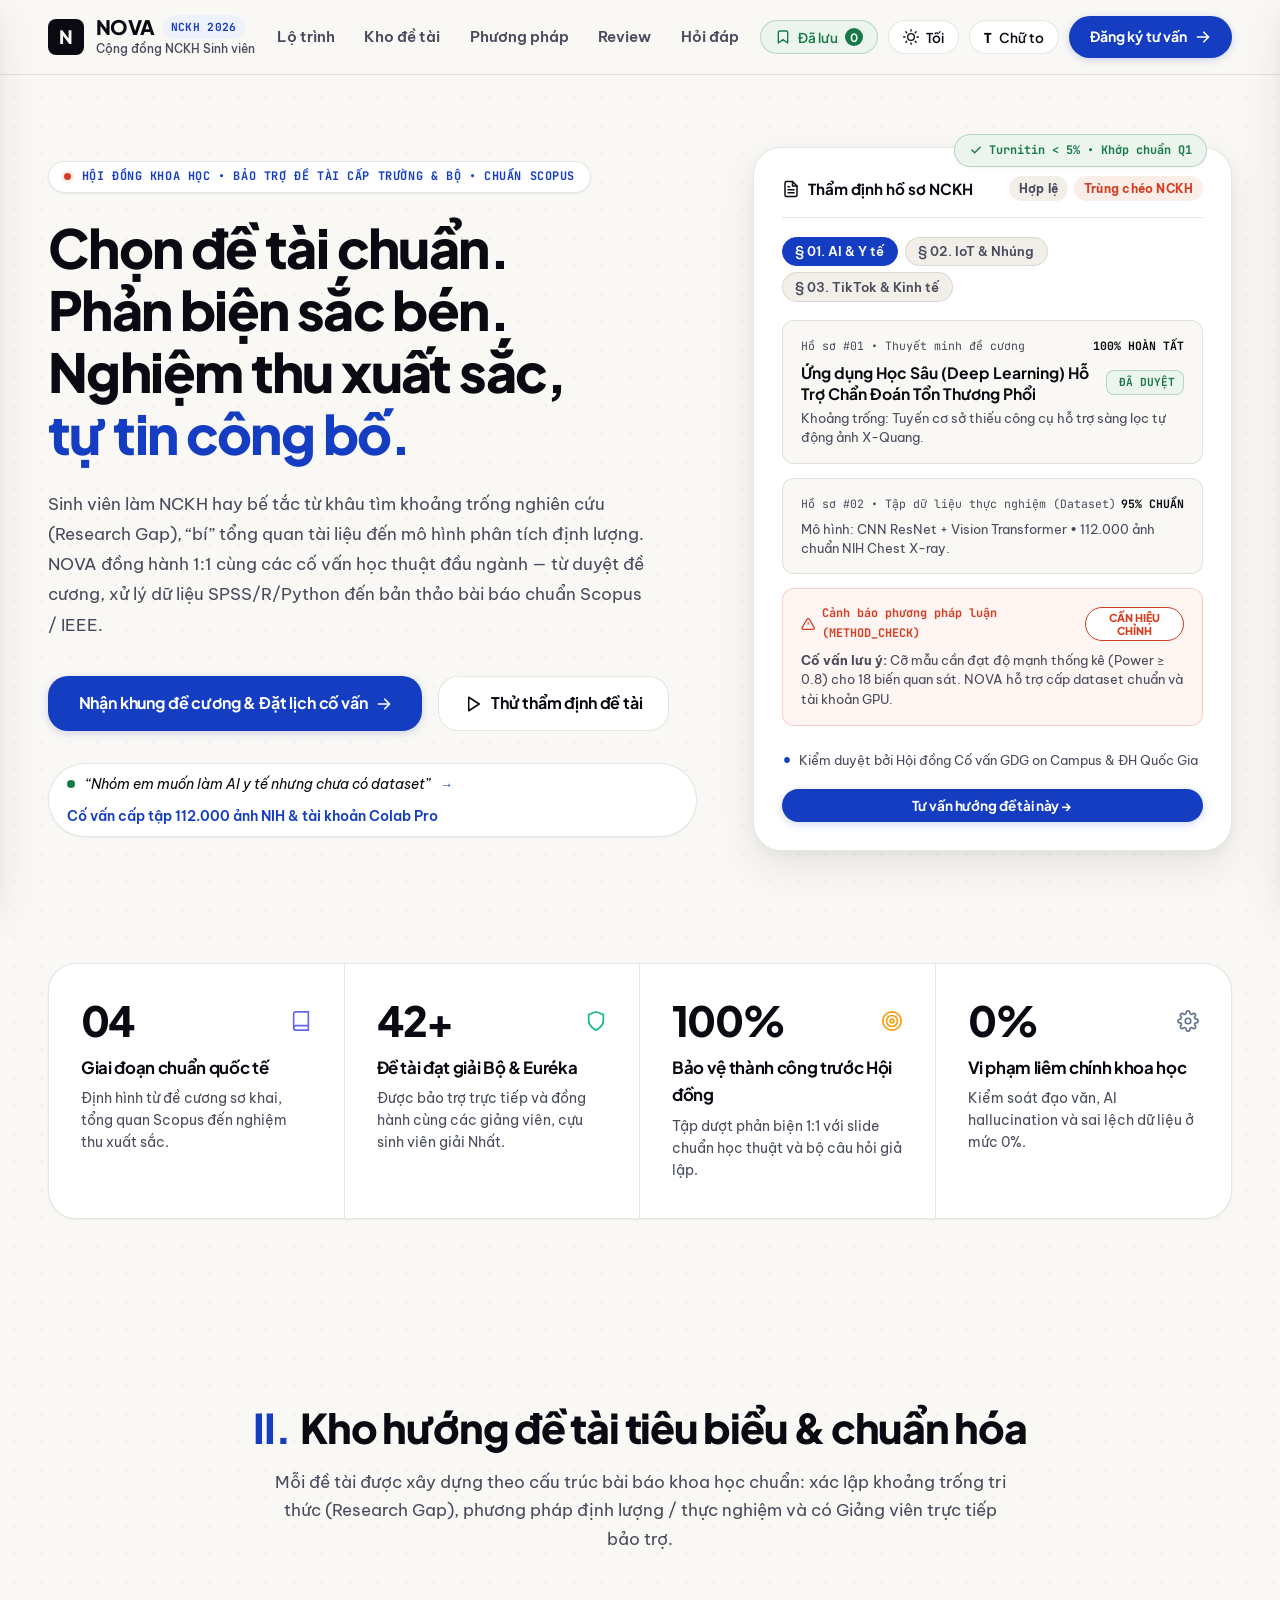
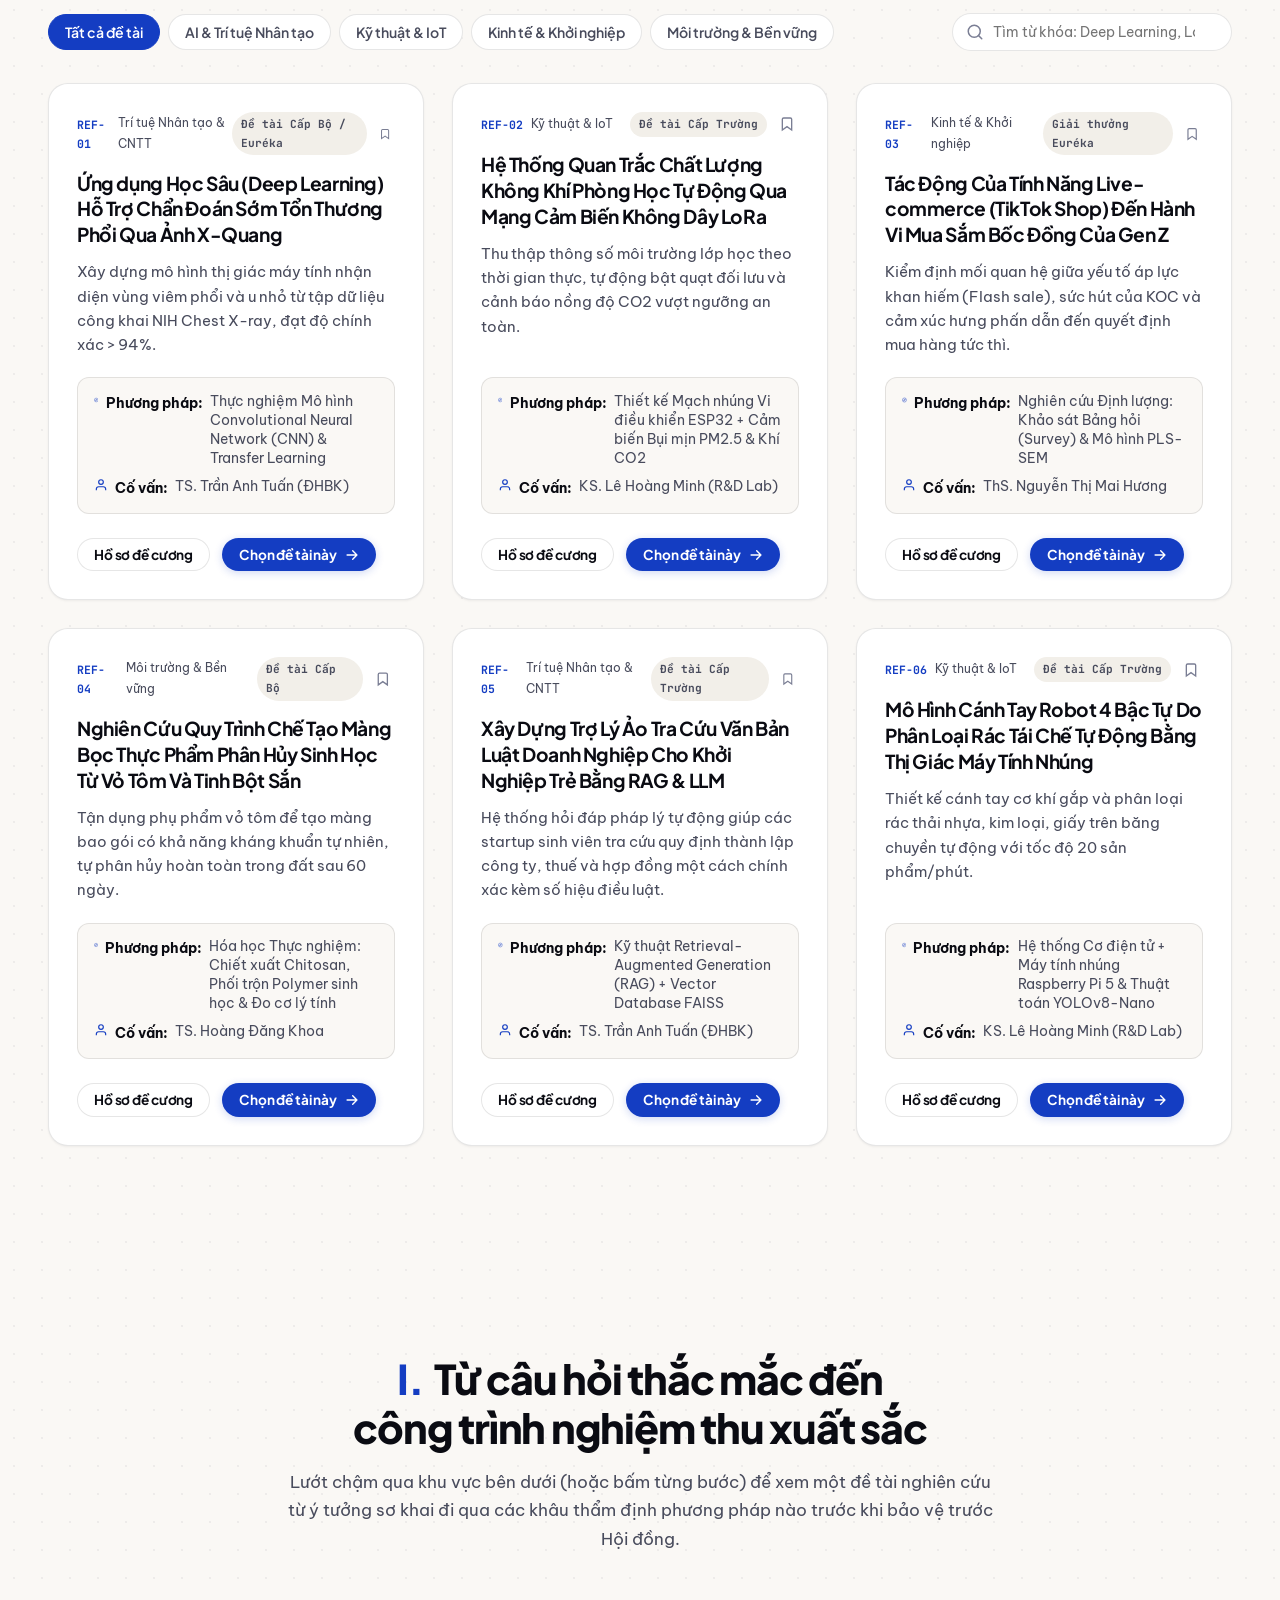
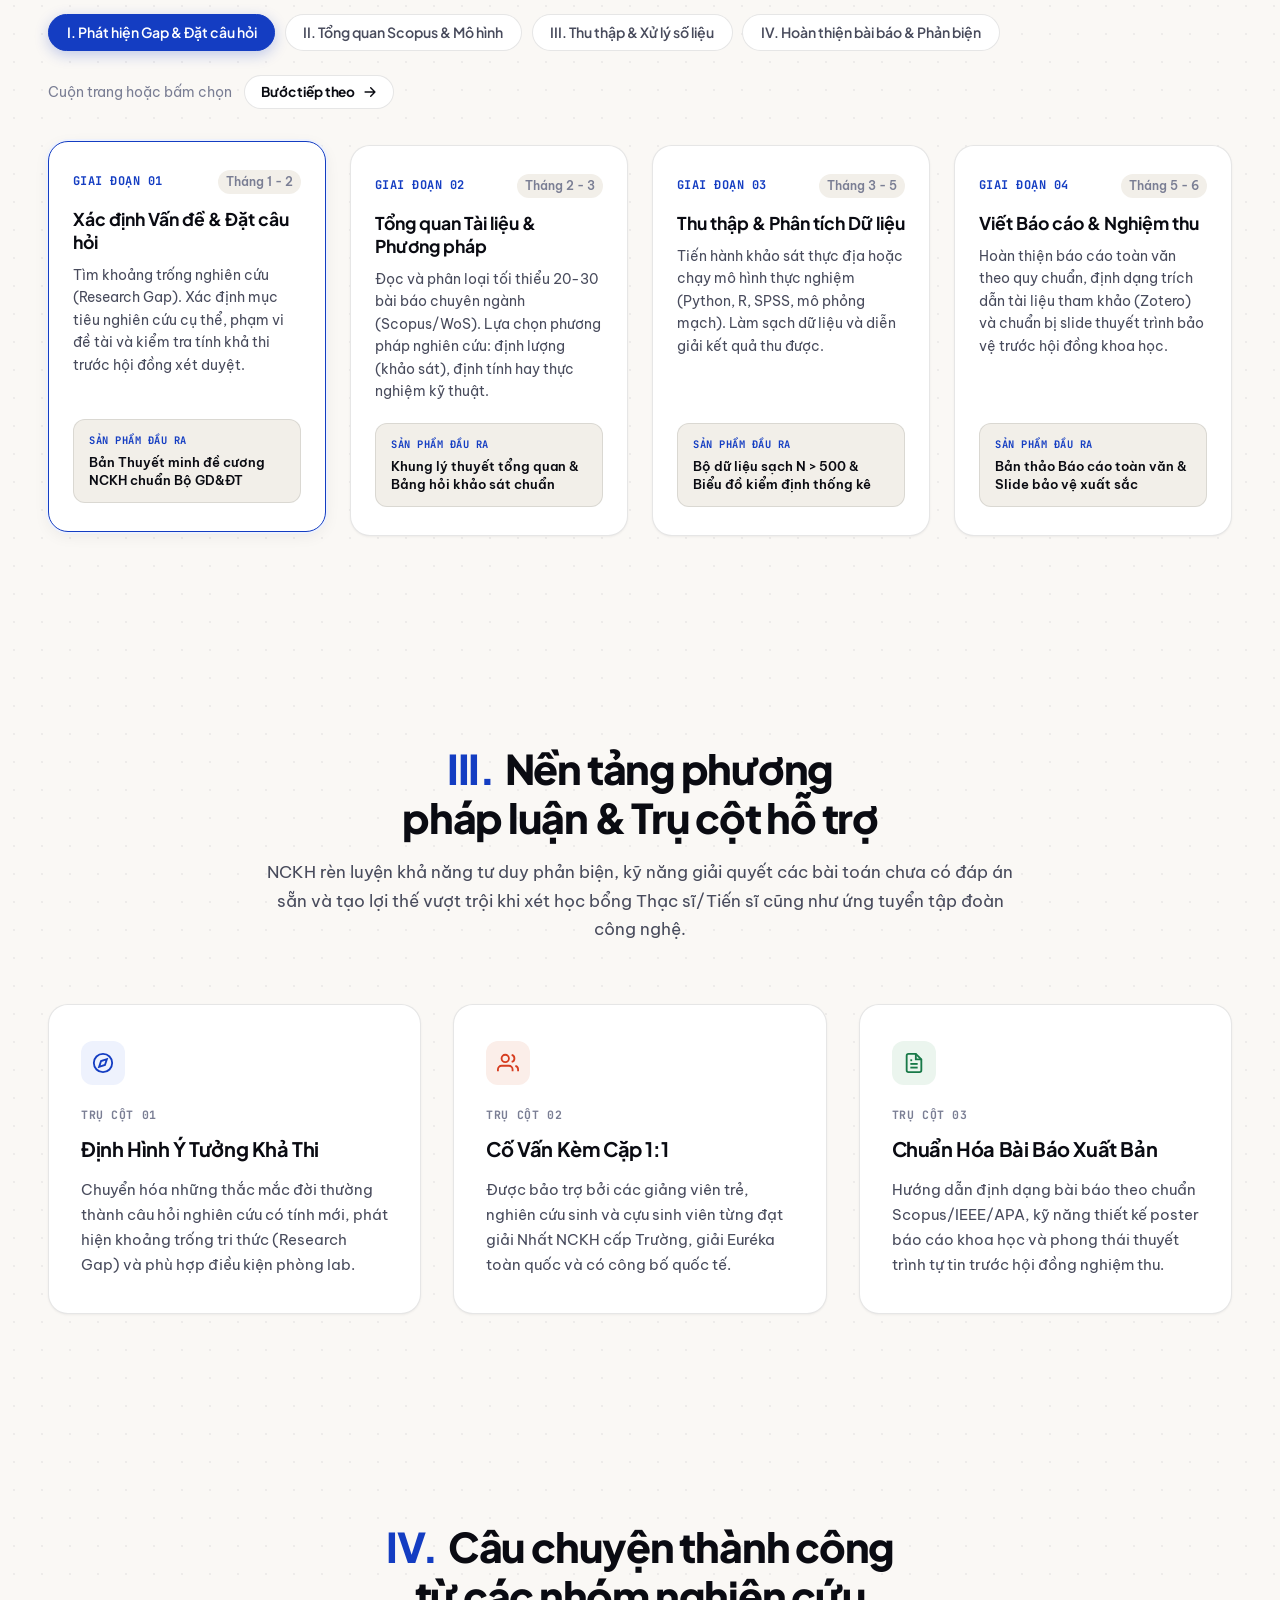
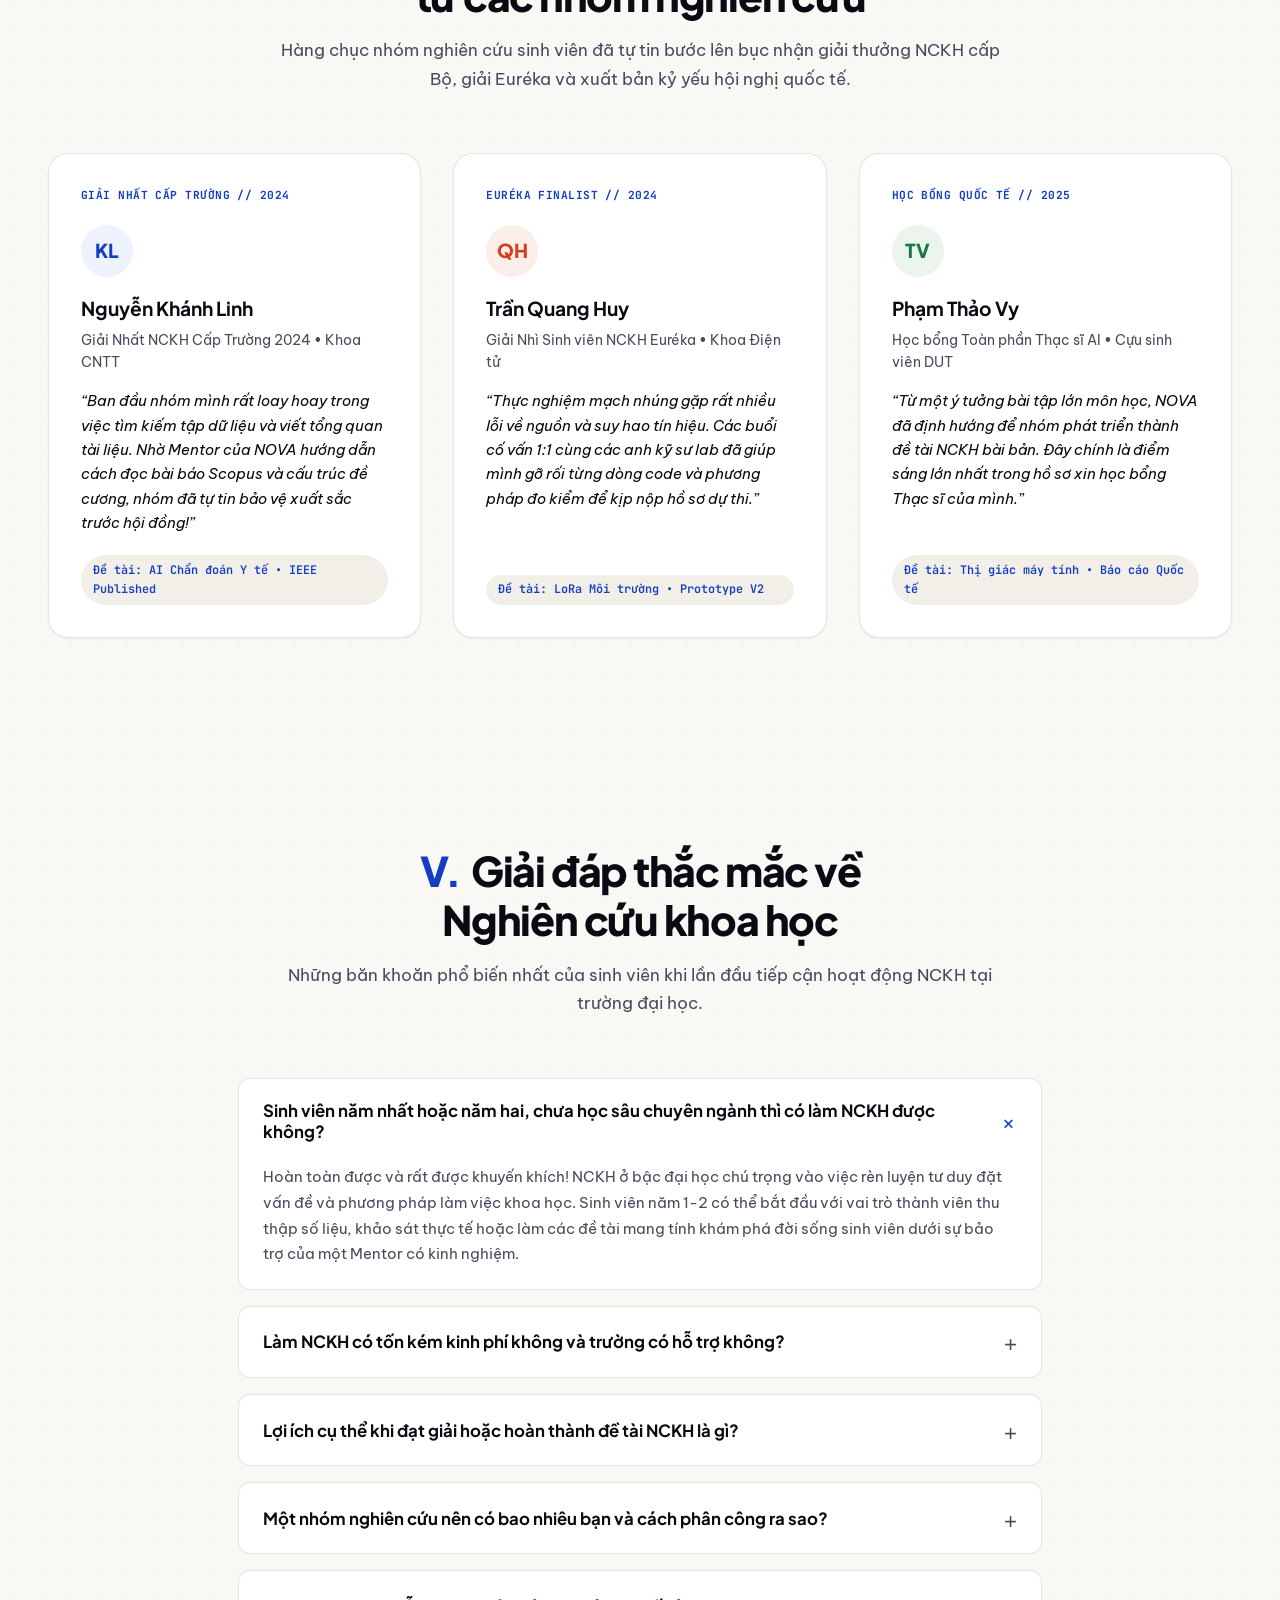
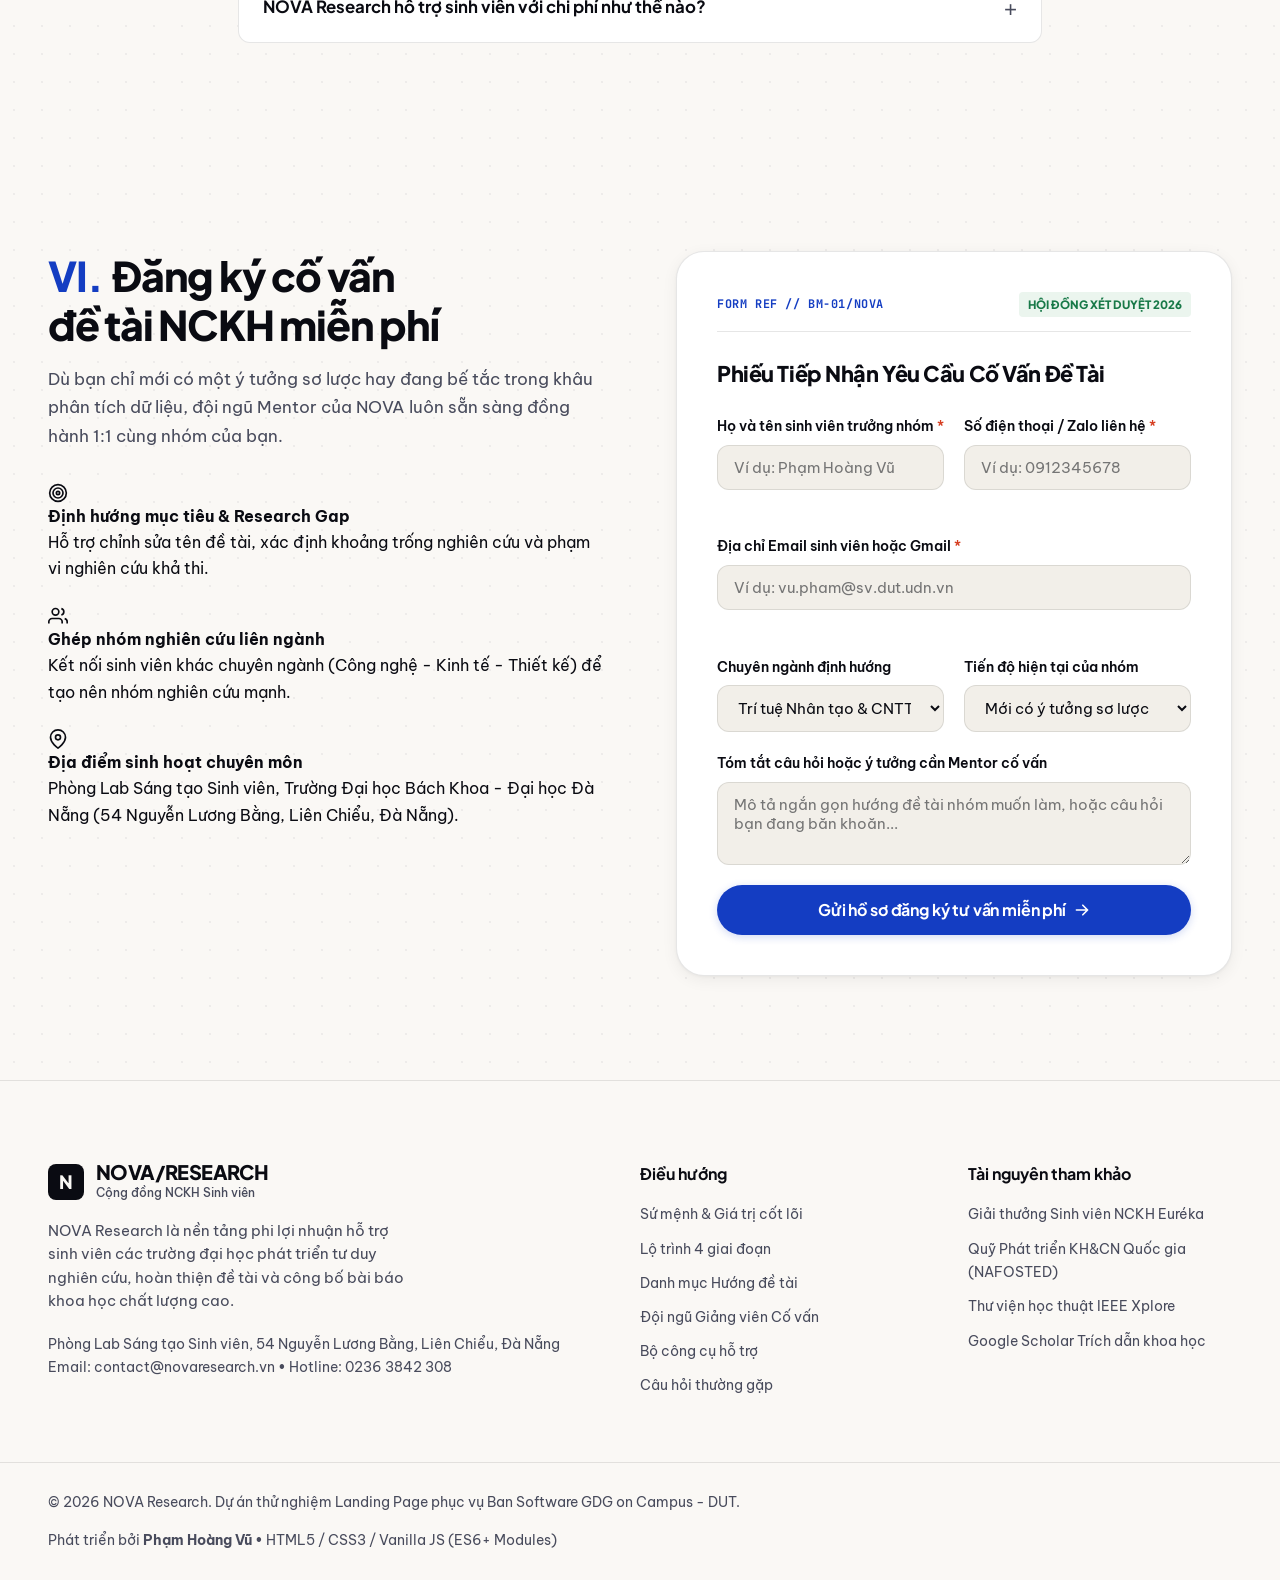
<file: index.html>
<!DOCTYPE html>
<html lang="vi" data-theme="light">
<head>
  <meta charset="UTF-8">
  <meta name="viewport" content="width=device-width, initial-scale=1.0">
  <meta name="description" content="NOVA Research — Nền tảng tư vấn và đồng hành Nghiên cứu Khoa học (NCKH) sinh viên. Chọn đề tài, phương pháp thực nghiệm, cố vấn 1:1 và hỗ trợ viết bài báo khoa học.">
  <title>NOVA/RESEARCH — Nền Tảng Tư Vấn &amp; Đồng Hành NCKH Sinh Viên</title>

  <!-- Google Fonts: Plus Jakarta Sans (Display), Be Vietnam Pro (Body), JetBrains Mono (Code/Metrics) -->
  <link rel="preconnect" href="https://fonts.googleapis.com">
  <link rel="preconnect" href="https://fonts.gstatic.com" crossorigin>
  <link href="https://fonts.googleapis.com/css2?family=Be+Vietnam+Pro:ital,wght@0,400;0,500;0,600;0,700;1,400&family=JetBrains+Mono:wght@400;500;600;700&family=Plus+Jakarta+Sans:wght@600;700;800&display=swap" rel="stylesheet">

  <!-- Master CSS Layer -->
  <link rel="stylesheet" href="./src/styles/main.css">
</head>
<body>

  <!-- Header Section Partial -->
  <div data-partial="./src/partials/header.html"></div>

  <!-- Main Content Flow -->
  <main id="main-content">
    <div data-partial="./src/partials/hero.html"></div>
    <div data-partial="./src/partials/courses.html"></div>
    <div data-partial="./src/partials/methodology.html"></div>
    <div data-partial="./src/partials/testimonials.html"></div>
    <div data-partial="./src/partials/faq.html"></div>
    <div data-partial="./src/partials/contact.html"></div>
  </main>

  <!-- Footer Section Partial -->
  <div data-partial="./src/partials/footer.html"></div>

  <!-- Modals, Drawers & Toast Overlays Partial -->
  <div data-partial="./src/partials/overlays.html"></div>

  <!-- Main Application Entry Point (ES6 Module) -->
  <script type="module" src="./src/js/main.js"></script>
</body>
</html>
</file>
<file: src/styles/main.css>
@import './tokens.css';
@import './base.css';
@import './layout.css';
@import './components.css';
</file>
